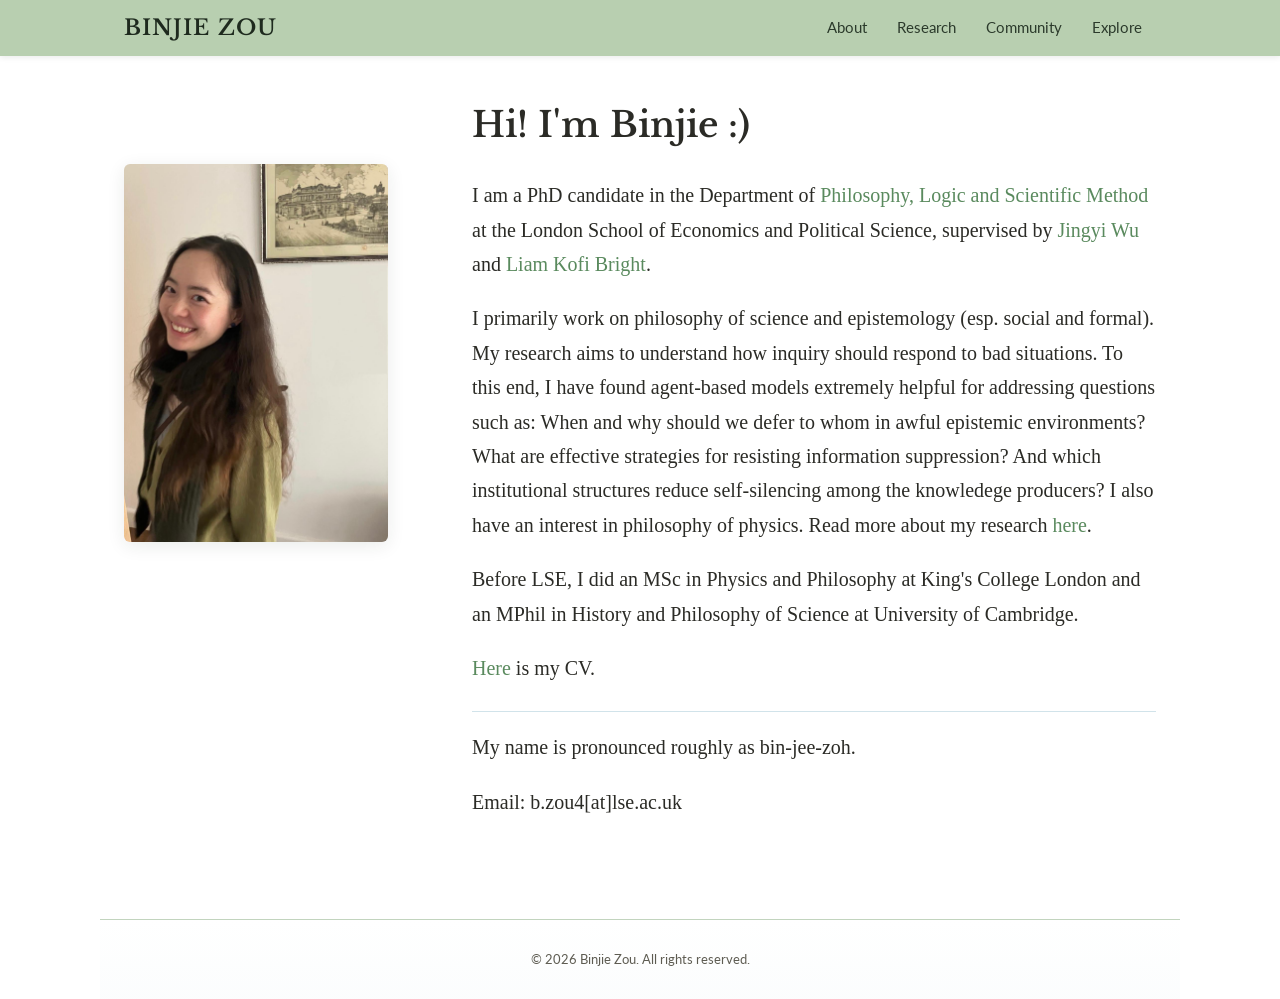
<file: index.html>
<!DOCTYPE html>
<html lang="en">
<head>
  <meta charset="UTF-8">
  <meta name="viewport" content="width=device-width, initial-scale=1.0">
  <title>Binjie Zou</title>
  <link rel="stylesheet" href="style.css">
</head>
<body data-page="about">
  <nav>
    <div class="nav-inner">
      <a href="index.html" class="site-name">BINJIE ZOU</a>
      <button class="hamburger" onclick="document.querySelector('nav ul').classList.toggle('open')">
        <span></span><span></span><span></span>
      </button>
      <ul>
        <li><a href="index.html">About</a></li>
        <li>
          <a href="research.html">Research</a>
          <div class="dropdown">
            <a href="research.html#publications">Publications</a>
            <a href="research.html#wip">Work in Progress</a>
          </div>
        </li>
        <li>
          <a href="community.html">Community</a>
          <div class="dropdown">
            <a href="https://www.lse.ac.uk/philosophy/equity-diversity-and-inclusion/map-chapter">MAP</a>
            <a href="https://www.lse.ac.uk/philosophy/events/seminar-series">SERG</a>
            <a href="https://reproducibilitea.org/journal-clubs/#LSE">LSE ReproducibiliTea</a>
          </div>
        </li>
        <li>
          <a href="explore.html">Explore</a>
          <div class="dropdown">
            <a href="explore.html#bakeries">Bakery Map in London</a>
          </div>
        </li>
      </ul>
    </div>
  </nav>
  <main>
    <div class="home-grid">
      <div class="home-photo">
        <!-- Replace src with your photo -->
        <img src="profile.jpeg" alt="Binjie Zou smiling in a green cardigan">
        <p class="photo-caption"></p>
      </div>
      <div class="home-bio">
        <h1>Hi! I'm Binjie :) </h1>
        <p>
          I am a PhD candidate in the Department of
          <a href="https://www.lse.ac.uk/philosophy/">Philosophy, Logic and Scientific Method</a>
          at the London School of Economics and Political Science, supervised by 
          <a href="https://www.jingyiwu.org/">Jingyi Wu</a> 
          and <a href="https://www.liamkofibright.com/">Liam Kofi Bright</a>.
        </p>
        <p>
          I primarily work on philosophy of science and epistemology (esp. social and formal). 
          My research aims to understand how inquiry should respond to bad situations. 
          To this end, I have found agent-based models 
          extremely helpful for addressing questions such as: When and why should we defer to whom in awful epistemic environments? What are effective strategies for resisting information suppression? 
          And which institutional structures reduce self-silencing among the knowledege producers? 
          I also have an interest in philosophy of physics.
          Read more about my research <a href="research.html">here</a>.
        </p>
        <p>
          Before LSE, I did an MSc in Physics and Philosophy at King's College London and 
          an MPhil in History and Philosophy of Science at University of Cambridge.
        </p>
        <p>
          <a href="CV_website.pdf">Here</a> is my CV.
        </p>
        <div class="contact-line">
          <p>
            My name is pronounced roughly as bin-jee-zoh.
          </p>
          <p style="margin-top: 8px;">
            Email: b.zou4[at]lse.ac.uk
          </p>
        </div>
      </div>
    </div>
  </main>
  <footer>
    &copy; 2026 Binjie Zou. All rights reserved.
  </footer>
</body>
</html>
</file>
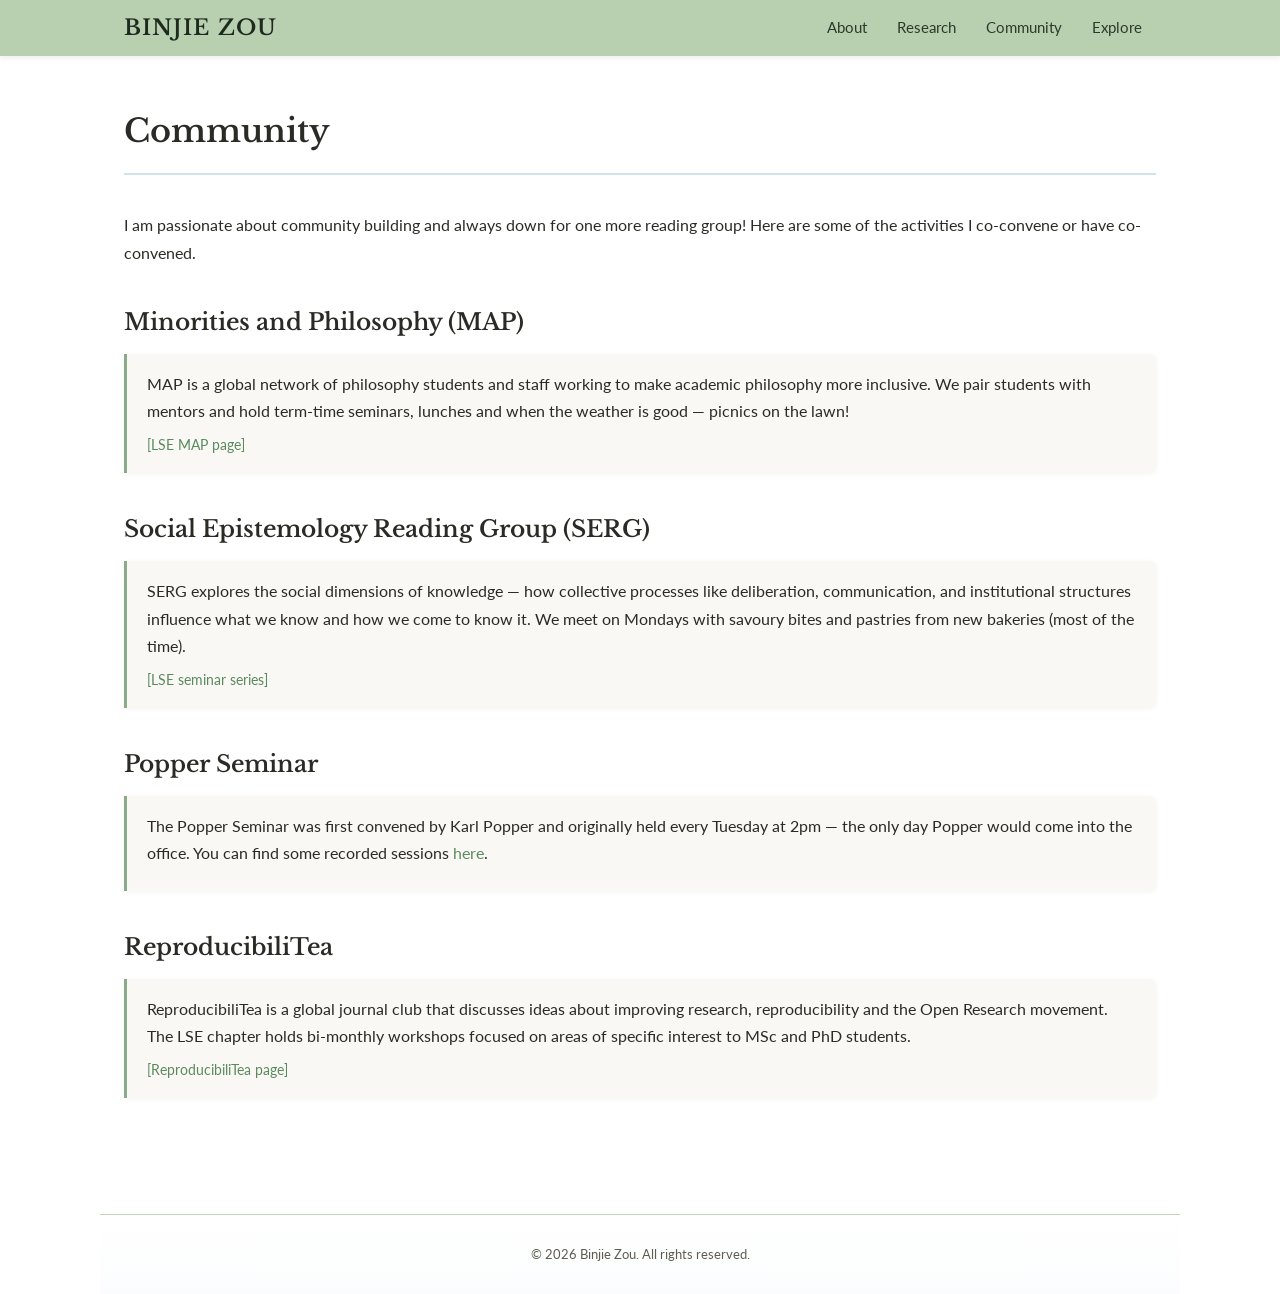
<file: community.html>
<!DOCTYPE html>
<html lang="en">
<head>
  <meta charset="UTF-8">
  <meta name="viewport" content="width=device-width, initial-scale=1.0">
  <title>Community — Binjie Zou</title>
  <link rel="stylesheet" href="style.css">
</head>
<body data-page="community">
  <nav>
    <div class="nav-inner">
      <a href="index.html" class="site-name">BINJIE ZOU</a>
      <button class="hamburger" onclick="document.querySelector('nav ul').classList.toggle('open')">
        <span></span><span></span><span></span>
      </button>
      <ul>
        <li><a href="index.html">About</a></li>
        <li>
          <a href="research.html">Research</a>
          <div class="dropdown">
            <a href="research.html#publications">Publications</a>
            <a href="research.html#wip">Work in Progress</a>
          </div>
        </li>
        <li>
          <a href="community.html">Community</a>
          <div class="dropdown">
            <a href="https://www.lse.ac.uk/philosophy/equity-diversity-and-inclusion/map-chapter">MAP</a>
            <a href="https://www.lse.ac.uk/philosophy/events/seminar-series">SERG</a>
            <a href="https://reproducibilitea.org/journal-clubs/#LSE">LSE ReproducibiliTea</a>
          </div>
        </li>
        <li>
          <a href="explore.html">Explore</a>
          <div class="dropdown">
            <a href="explore.html#bakeries">Bakery Map in London</a>
          </div>
        </li>
      </ul>
    </div>
  </nav>
  <main>
    <div class="page-header">
      <h1>Community</h1>
    </div>
    <div class="section-block">
      <p>
        I am passionate about community building and always down for one more reading group!
        Here are some of the activities I co-convene or have co-convened. 
      </p>
    </div>
    <div class="section-block">
      <h2>Minorities and Philosophy (MAP)</h2>
      <div class="pub-item">
        <p>
          MAP is a global network of philosophy students and staff working to make academic philosophy more inclusive. 
          We pair students with mentors and hold term-time seminars, lunches and when the weather is good — picnics on the lawn!
        </p>
        <div class="pub-links">
          <a href="https://www.lse.ac.uk/philosophy/equity-diversity-and-inclusion/map-chapter">[LSE MAP page]</a>
        </div>
      </div>
    </div>
    <div class="section-block">
      <h2>Social Epistemology Reading Group (SERG)</h2>
      <div class="pub-item">
        <p>
          SERG explores the social dimensions of knowledge — how collective processes 
          like deliberation, communication, and institutional structures influence what we know and how we come to know it. 
          We meet on Mondays with savoury bites and pastries from new bakeries (most of the time).
        </p>
        <div class="pub-links">
          <a href="https://www.lse.ac.uk/philosophy/events/seminar-series">[LSE seminar series]</a>
        </div>
      </div>
    </div>
    <div class="section-block">
      <h2>Popper Seminar</h2>
      <div class="pub-item">
        <p>
          The Popper Seminar was first convened by Karl Popper and originally held every Tuesday at 2pm 
          — the only day Popper would come into the office. 
          You can find some recorded sessions <a href="https://www.youtube.com/playlist?list=PLCCTxX-079mzGgt8ilq9EHq5HfzHZfUxL">here</a>.
        </p>
      </div>
    </div>
    <div class="section-block">
      <h2>ReproducibiliTea</h2>
      <div class="pub-item">
        <p>
          ReproducibiliTea is a global journal club that discusses ideas about improving research, reproducibility and the Open Research movement.  
          The LSE chapter holds bi-monthly workshops focused on areas of specific interest to MSc and PhD students.
        </p>
        <div class="pub-links">
          <a href="https://reproducibilitea.org/journal-clubs/#LSE">[ReproducibiliTea page]</a>
        </div>
      </div>
    </div>
  </main>
  <footer>
    &copy; 2026 Binjie Zou. All rights reserved.
  </footer>
</body>
</html>
</file>
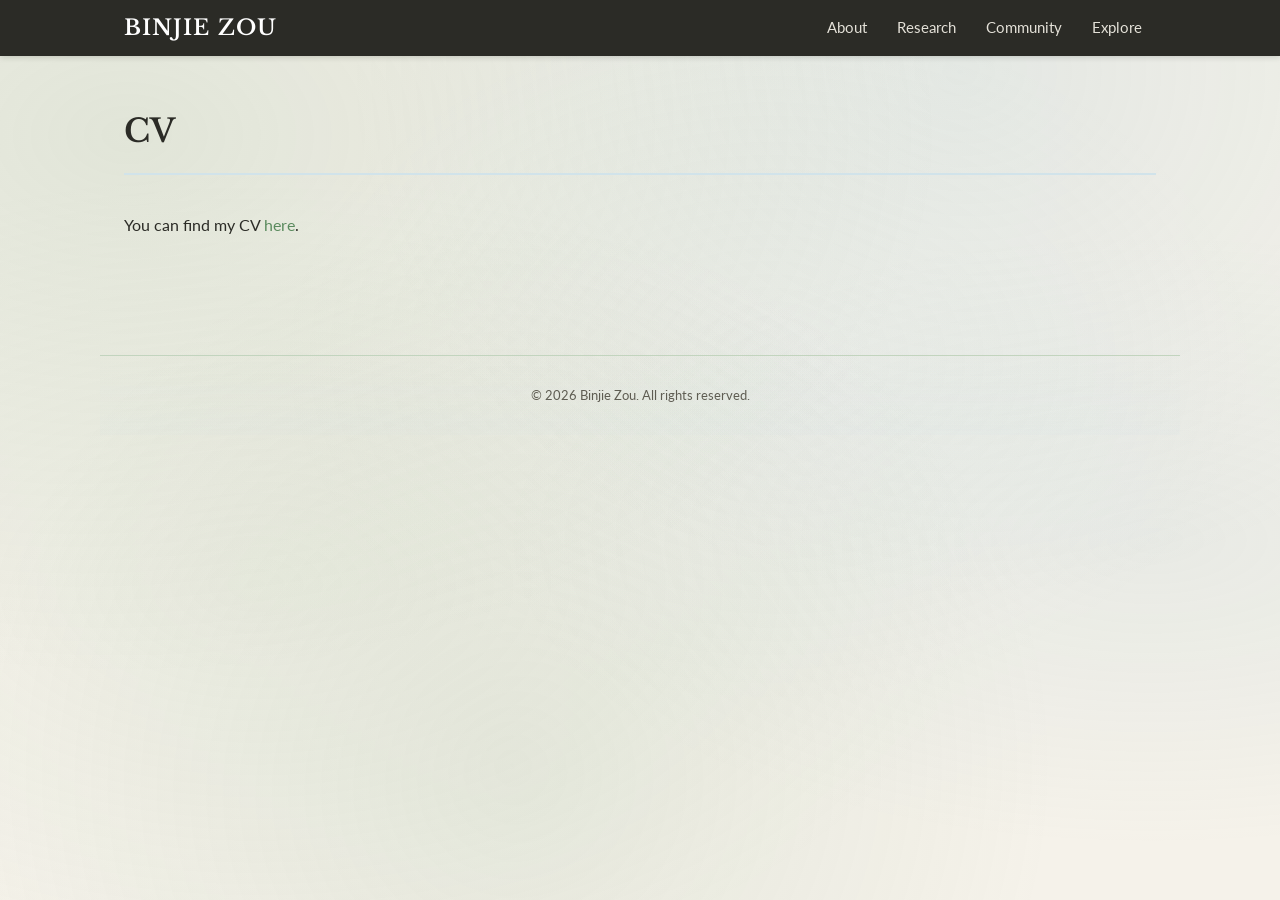
<file: cv.html>
<!DOCTYPE html>
<html lang="en">
<head>
  <meta charset="UTF-8">
  <meta name="viewport" content="width=device-width, initial-scale=1.0">
  <title>CV — Binjie Zou</title>
  <link rel="stylesheet" href="style.css">
</head>
<body data-page="cv">
  <nav>
    <div class="nav-inner">
      <a href="index.html" class="site-name">BINJIE ZOU</a>
      <button class="hamburger" onclick="document.querySelector('nav ul').classList.toggle('open')">
        <span></span><span></span><span></span>
      </button>
      <ul>
        <li><a href="index.html">About</a></li>
        <li>
          <a href="research.html">Research</a>
          <div class="dropdown">
            <a href="research.html#publications">Publications</a>
            <a href="research.html#wip">Work in Progress</a>
          </div>
        </li>
        <li>
          <a href="community.html">Community</a>
          <div class="dropdown">
            <a href="https://www.lse.ac.uk/philosophy/equity-diversity-and-inclusion/map-chapter">MAP</a>
            <a href="https://www.lse.ac.uk/philosophy/events/seminar-series">SERG</a>
            <a href="https://reproducibilitea.org/journal-clubs/#LSE">LSE ReproducibiliTea</a>
          </div>
        </li>
        <li>
          <a href="explore.html">Explore</a>
          <div class="dropdown">
            <a href="explore.html#bakeries">Bakery Map in London</a>
          </div>
        </li>
      </ul>
    </div>
  </nav>
  <main>
    <div class="page-header">
      <h1>CV</h1>
    </div>
    <div class="section-block">
      <p>You can find my CV <a href="CV_website.pdf">here</a>.</p>
    </div>
  </main>
  <footer>
    &copy; 2026 Binjie Zou. All rights reserved.
  </footer>
</body>
</html>
</file>
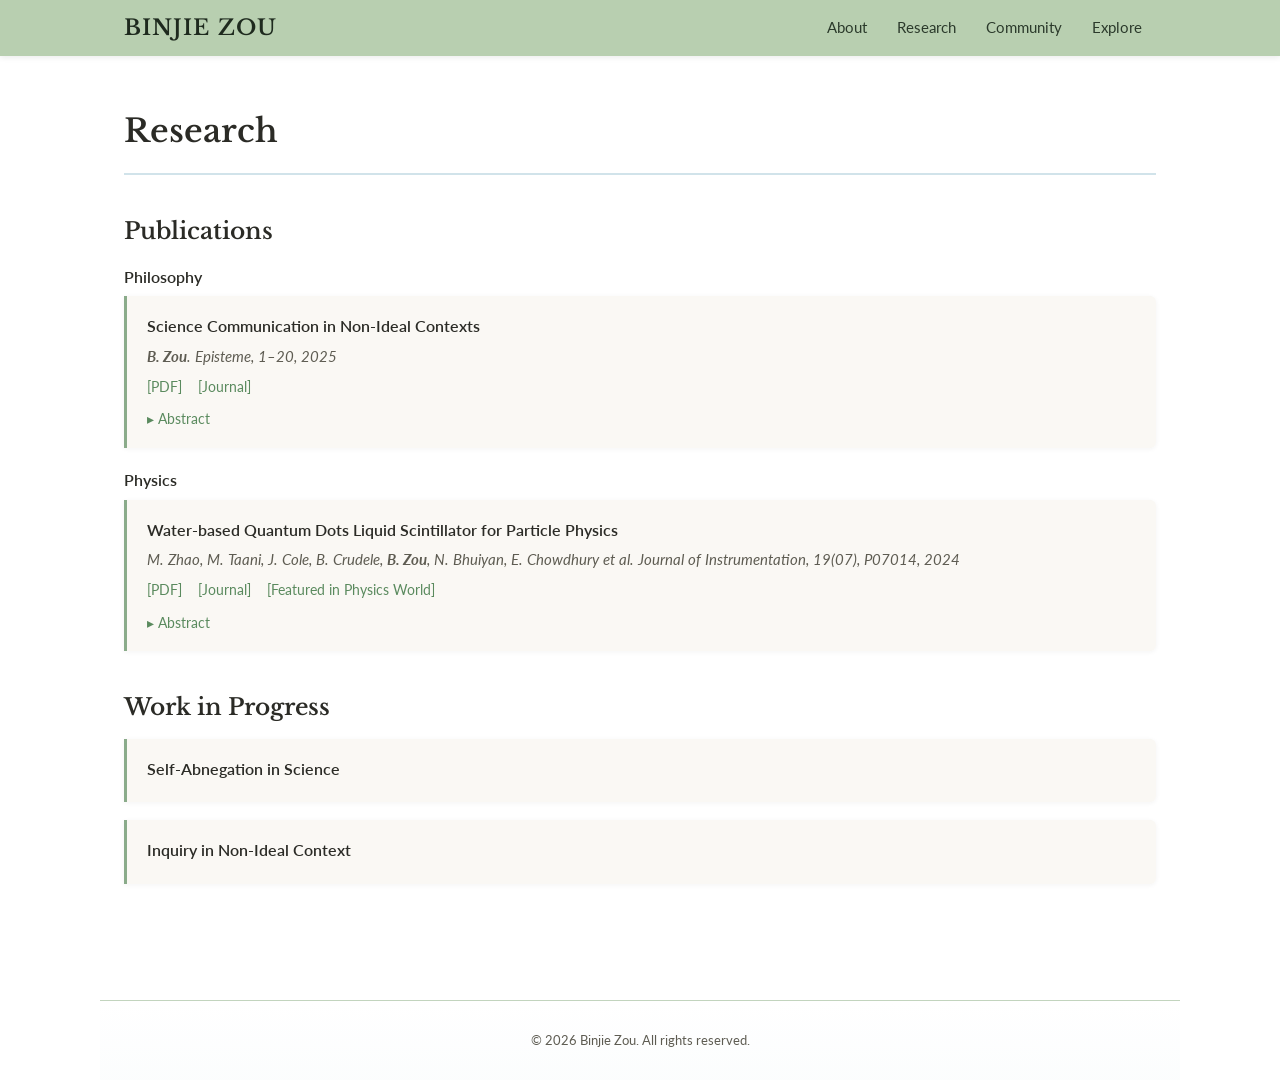
<file: research.html>
<!DOCTYPE html>
<html lang="en">
<head>
  <meta charset="UTF-8">
  <meta name="viewport" content="width=device-width, initial-scale=1.0">
  <title>Research — Binjie Zou</title>
  <link rel="stylesheet" href="style.css">
</head>
<body data-page="research">

  <nav>
    <div class="nav-inner">
      <a href="index.html" class="site-name">BINJIE ZOU</a>
      <button class="hamburger" onclick="document.querySelector('nav ul').classList.toggle('open')">
        <span></span><span></span><span></span>
      </button>
      <ul>
        <li><a href="index.html">About</a></li>
        <li>
          <a href="research.html">Research</a>
          <div class="dropdown">
            <a href="research.html#publications">Publications</a>
            <a href="research.html#wip">Work in Progress</a>
          </div>
        </li>
        <li>
          <a href="community.html">Community</a>
          <div class="dropdown">
            <a href="https://www.lse.ac.uk/philosophy/equity-diversity-and-inclusion/map-chapter">MAP</a>
            <a href="https://www.lse.ac.uk/philosophy/events/seminar-series">SERG</a>
            <a href="https://reproducibilitea.org/journal-clubs/#LSE">LSE ReproducibiliTea</a>
          </div>
        </li>
        <li>
          <a href="explore.html">Explore</a>
          <div class="dropdown">
            <a href="explore.html#bakeries">Bakery Map in London</a>
          </div>
        </li>
      </ul>
    </div>
  </nav>

  <main>
    <div class="page-header">
      <h1>Research</h1>
    </div>

    <div class="section-block">
      <p>
        
      </p>
    </div>

    <div class="section-block" id="publications">
      <h2>Publications</h2>

      <h3>Philosophy</h3>

      <div class="pub-item">
        <div class="pub-title">Science Communication in Non-Ideal Contexts</div>
        <div class="pub-venue"><strong>B. Zou</strong>. <em>Episteme</em>, 1–20, 2025</div>
        <div class="pub-links">
          <a href="https://www.cambridge.org/core/services/aop-cambridge-core/content/view/C5B9ED17F5DE0F1270BAC3E84E8BB586/S1742360025100579a.pdf/science-communication-in-non-ideal-contexts.pdf">[PDF]</a>
          <a href="https://www.cambridge.org/core/journals/episteme/article/science-communication-in-nonideal-contexts/C5B9ED17F5DE0F1270BAC3E84E8BB586">[Journal]</a>
        </div>
        <span class="abstract-toggle" onclick="this.classList.toggle('open'); this.nextElementSibling.classList.toggle('open')">Abstract</span>
        <div class="abstract-text">
          In daily life, most of us lack the cognitive resources to make judgements on scientific matters by ourselves. Often, we reach our judgements by relying on testimony of others. This is captured by the concept of epistemic deference: one defers one's belief on a matter to others' testimony. When it comes to scientific matters, most of us don't just defer to anyone's testimony: one first identifies trustworthy informants on the matter and defers to their testimony only. Conventional literature on this topic is dominantly concerned with highly idealised contexts and falls silent on non-ideal ones. I show this with a case study of COVID-19 vaccine hesitancy in China. In this paper, I make a preliminary attempt to provide alternative guidance for problematic environments with politicized scientific institutions and heavy information censorship such as China. I argue that the 'dissent scouting' requirement is a helpful addition in epistemically problematic environments.
        </div>
      </div>

      <h3>Physics</h3>

      <div class="pub-item">
        <div class="pub-title">Water-based Quantum Dots Liquid Scintillator for Particle Physics</div>
        <div class="pub-venue">M. Zhao, M. Taani, J. Cole, B. Crudele, <strong>B. Zou</strong>, N. Bhuiyan, E. Chowdhury et al. <em>Journal of Instrumentation</em>, 19(07), P07014, 2024</div>
        <div class="pub-links">
          <a href="https://arxiv.org/pdf/2403.10122">[PDF]</a>
          <a href="https://iopscience.iop.org/article/10.1088/1748-0221/19/07/P07014">[Journal]</a>
          <a href="https://physicsworld.com/a/quantum-dot-liquid-scintillator-could-revolutionize-neutrino-detection/">[Featured in Physics World]</a>
        </div>
        <span class="abstract-toggle" onclick="this.classList.toggle('open'); this.nextElementSibling.classList.toggle('open')">Abstract</span>
        <div class="abstract-text">
          Liquid scintillators are typically composed from organic compounds dissolved in organic solvents. However, usage of such material is often restricted due to fire safety and environmental reasons. Because of this, R&amp;D of water-based liquid scintillators is of extreme relevance; yet, no such scintillators have been made commercially available as yet. Here, we investigate an alternative, water-based quantum dots liquid scintillator. Pre-determined and controllable optical properties of the quantum dots, as well as the existence of large libraries of established protocols for their dispersion in aqueous solutions, make them an attractive option for nuclear and particle physics applications. We characterize the optical properties of water-based quantum dots liquid scintillator and find that most of its optical properties are preserved upon quantum dots' phase transfer into water, through the addition of an oleic acid hydrophilic layer. Using the developed scintillator, the time and charge responses from atmospheric muons are measured, highlighting the practical viability of water-based quantum dots liquid scintillators for nuclear and particle physics, special interest on neutrino physics.
        </div>
      </div>
    </div>

    <div class="section-block" id="wip">
      <h2>Work in Progress</h2>

      <div class="pub-item">
        <div class="pub-title">Self-Abnegation in Science</div>
      </div>

      <div class="pub-item">
        <div class="pub-title">Inquiry in Non-Ideal Context</div>
      </div>
    </div>

    
  </main>

  <footer>
    &copy; 2026 Binjie Zou. All rights reserved.
  </footer>

</body>
</html>
</file>
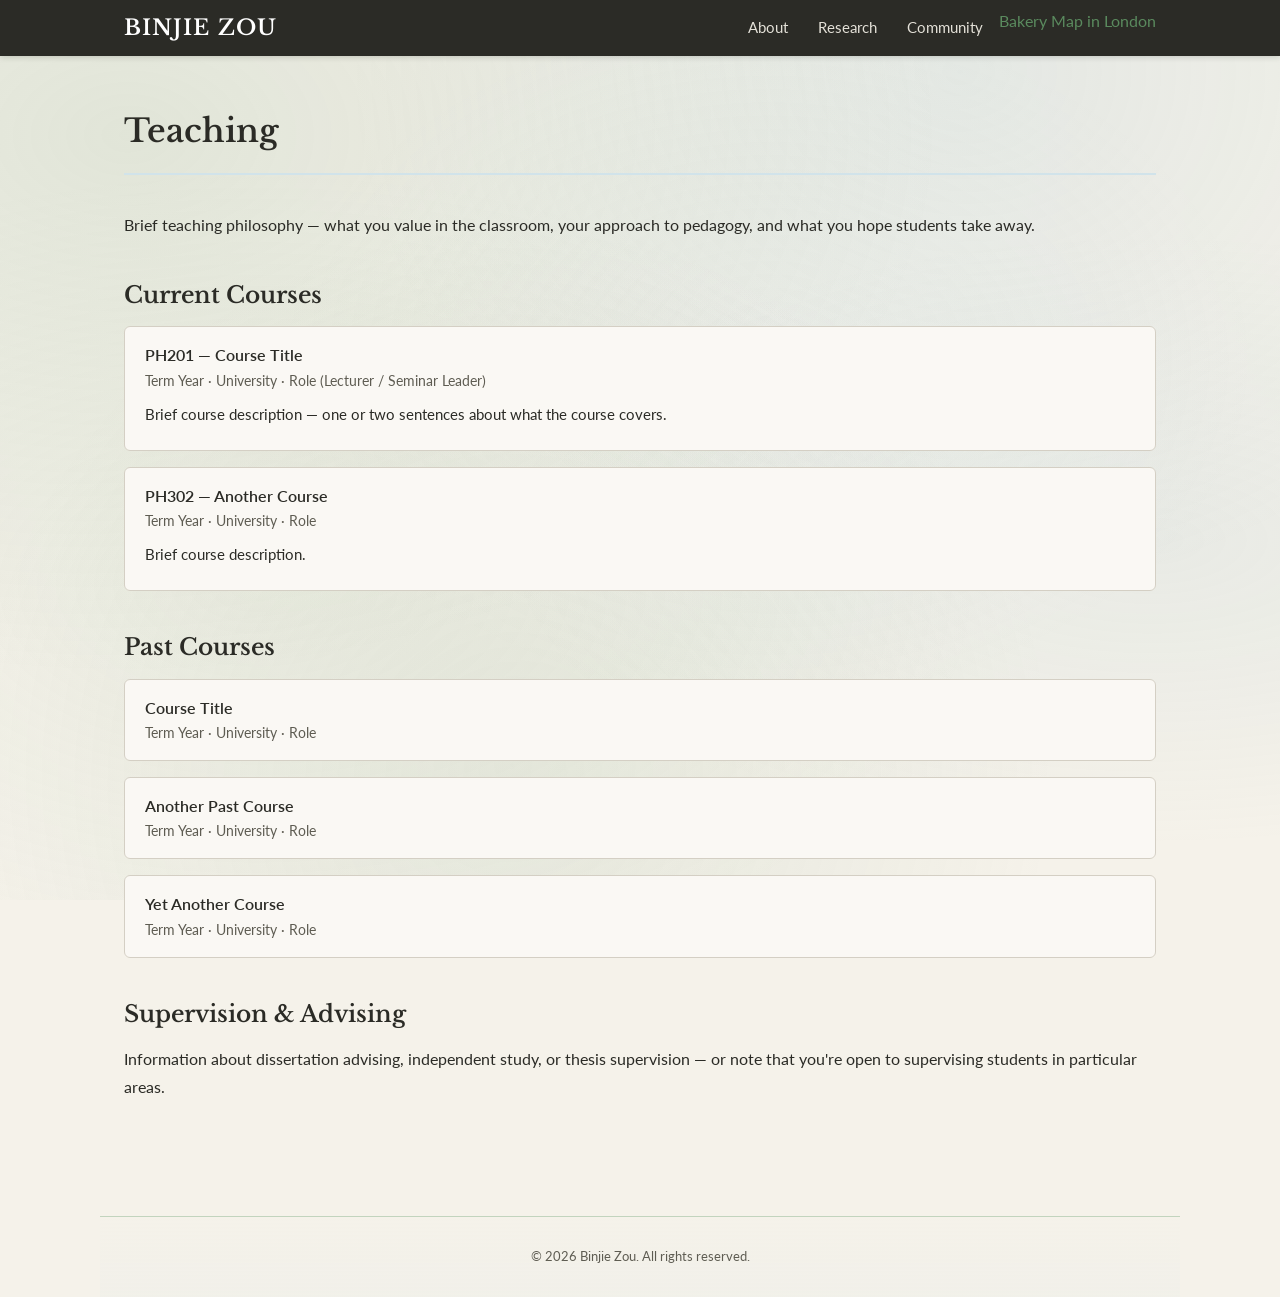
<file: teaching.html>
<!DOCTYPE html>
<html lang="en">
<head>
  <meta charset="UTF-8">
  <meta name="viewport" content="width=device-width, initial-scale=1.0">
  <title>Teaching — Binjie Zou</title>
  <link rel="stylesheet" href="style.css">
</head>
<body data-page="teaching">

  <nav>
    <div class="nav-inner">
      <a href="index.html" class="site-name">BINJIE ZOU</a>
      <button class="hamburger" onclick="document.querySelector('nav ul').classList.toggle('open')">
        <span></span><span></span><span></span>
      </button>
      <ul>
        <li><a href="index.html">About</a></li>
        <li>
          <a href="research.html">Research</a>
          <div class="dropdown">
            <a href="research.html#publications">Publications</a>
            <a href="research.html#wip">Work in Progress</a>
          </div>
        </li>
        <li>
          <a href="community.html">Community</a>
          <div class="dropdown">
            <a href="https://www.lse.ac.uk/philosophy/equity-diversity-and-inclusion/map-chapter">MAP</a>
            <a href="https://www.lse.ac.uk/philosophy/events/seminar-series">SERG</a>
            <a href="https://reproducibilitea.org/journal-clubs/#LSE">LSE ReproducibiliTea</a>
          </div>
        </li>
          <div class="dropdown">
            <a href="explore.html#bakeries">Bakery Map in London</a>
          </div>
        </li>
      </ul>
    </div>
  </nav>

  <main>
    <div class="page-header">
      <h1>Teaching</h1>
    </div>

    <div class="section-block">
      <p>
        Brief teaching philosophy — what you value in the classroom,
        your approach to pedagogy, and what you hope students take away.
      </p>
    </div>

    <div class="section-block">
      <h2>Current Courses</h2>

      <div class="course-card">
        <div class="course-title">PH201 — Course Title</div>
        <div class="course-meta">Term Year &middot; University &middot; Role (Lecturer / Seminar Leader)</div>
        <p style="margin-top: 8px; font-size: 0.94rem;">
          Brief course description — one or two sentences about what the course covers.
        </p>
      </div>

      <div class="course-card">
        <div class="course-title">PH302 — Another Course</div>
        <div class="course-meta">Term Year &middot; University &middot; Role</div>
        <p style="margin-top: 8px; font-size: 0.94rem;">
          Brief course description.
        </p>
      </div>
    </div>

    <div class="section-block">
      <h2>Past Courses</h2>

      <div class="course-card">
        <div class="course-title">Course Title</div>
        <div class="course-meta">Term Year &middot; University &middot; Role</div>
      </div>

      <div class="course-card">
        <div class="course-title">Another Past Course</div>
        <div class="course-meta">Term Year &middot; University &middot; Role</div>
      </div>

      <div class="course-card">
        <div class="course-title">Yet Another Course</div>
        <div class="course-meta">Term Year &middot; University &middot; Role</div>
      </div>
    </div>

    <div class="section-block">
      <h2>Supervision &amp; Advising</h2>
      <p>
        Information about dissertation advising, independent study,
        or thesis supervision — or note that you're open to supervising
        students in particular areas.
      </p>
    </div>
  </main>

  <footer>
    &copy; 2026 Binjie Zou. All rights reserved.
  </footer>

</body>
</html>
</file>
<file: style.css>
@import url('https://fonts.googleapis.com/css2?family=Libre+Baskerville:ital,wght@0,400;0,700;1,400&family=Lato:ital,wght@0,300;0,400;0,700;1,400&display=swap');

:root {
  --font-display: 'Libre Baskerville', Georgia, serif;
  --font-body: 'Lato', 'Segoe UI', sans-serif;
  /* Warm cream base — like the Cézanne cover paper */
  --color-bg: #f5f2ea;
  --color-text: #2b2b26;
  --color-text-light: #5e5c52;
  /* Sage green accent — the dominant watercolour wash */
  --color-accent: #5a8a5e;
  --color-accent-hover: #3e7043;
  --color-sage: #8aab8a;
  --color-sage-light: #c2d4be;
  /* Pale blue — the cooler strokes in the cover */
  --color-blue-hint: #8cb4c2;
  --color-blue-light: #d1e3ea;
  /* Warm cream for cards */
  --color-cream: #edeae2;
  --color-border: #d4cfc4;
  /* Dark type — like the crisp black title text */
  --color-nav-bg: #2b2b26;
  --color-nav-text: #e4e1d8;
  --color-card-bg: #faf8f4;
  --max-width: 1080px;
  --nav-height: 56px;
}

*, *::before, *::after { box-sizing: border-box; margin: 0; padding: 0; }
html { scroll-behavior: smooth; }

body {
  font-family: var(--font-body);
  font-size: 16px;
  line-height: 1.72;
  color: var(--color-text);
  background-color: var(--color-bg);
  -webkit-font-smoothing: antialiased;
}

body::before {
  content: '';
  position: fixed;
  inset: 0;
  pointer-events: none;
  z-index: -1;
  background:
    radial-gradient(ellipse at 10% 15%, rgba(138,171,138,0.18) 0%, transparent 50%),
    radial-gradient(ellipse at 75% 8%, rgba(140,180,194,0.16) 0%, transparent 45%),
    radial-gradient(ellipse at 90% 60%, rgba(140,180,194,0.12) 0%, transparent 40%),
    radial-gradient(ellipse at 40% 85%, rgba(138,171,138,0.14) 0%, transparent 50%),
    radial-gradient(ellipse at 60% 40%, rgba(209,227,234,0.10) 0%, transparent 45%),
    radial-gradient(ellipse at 20% 65%, rgba(194,212,190,0.15) 0%, transparent 50%);
}

a { color: var(--color-accent); text-decoration: none; transition: color 0.2s; }
a:hover { color: var(--color-accent-hover); text-decoration: underline; }

/* NAV */
nav {
  position: sticky; top: 0; z-index: 100;
  background: var(--color-nav-bg);
  height: var(--nav-height);
  display: flex; align-items: center; justify-content: center;
  box-shadow: 0 1px 6px rgba(30,42,30,0.18);
}

/* Page-specific nav colours */
body[data-page="about"] nav { background: #b8cfb0; box-shadow: 0 1px 6px rgba(30,42,30,0.10); }
body[data-page="about"] nav .site-name { color: #1e2a1e; }
body[data-page="about"] nav ul li > a { color: #2b3a2b; }
body[data-page="about"] nav ul li > a:hover { background: rgba(255,255,255,0.3); color: #1e2a1e; }
body[data-page="about"] nav ul li .dropdown { background: #b8cfb0; }
body[data-page="about"] nav ul li .dropdown a { color: #2b3a2b; }
body[data-page="about"] nav ul li .dropdown a:hover { background: rgba(255,255,255,0.25); }
body[data-page="about"] { background-color: #ffffff; }
body[data-page="about"]::before { display: none; }
body[data-page="research"] { background-color: #ffffff; }
body[data-page="research"]::before { display: none; }
body[data-page="community"] { background-color: #ffffff; }
body[data-page="community"]::before { display: none; }

body[data-page="research"] nav { background: #b8cfb0; box-shadow: 0 1px 6px rgba(30,42,30,0.10); }
body[data-page="research"] nav .site-name { color: #1e2a1e; }
body[data-page="research"] nav ul li > a { color: #2b3a2b; }
body[data-page="research"] nav ul li > a:hover { background: rgba(255,255,255,0.3); color: #1e2a1e; }
body[data-page="research"] nav ul li .dropdown { background: #b8cfb0; }
body[data-page="research"] nav ul li .dropdown a { color: #2b3a2b; }
body[data-page="research"] nav ul li .dropdown a:hover { background: rgba(255,255,255,0.25); }

body[data-page="community"] nav { background: #b8cfb0; box-shadow: 0 1px 6px rgba(60,30,30,0.10); }
body[data-page="community"] nav .site-name { color: #1e2a1e; }
body[data-page="community"] nav ul li > a { color: #2b3a2b; }
body[data-page="community"] nav ul li > a:hover { background: rgba(255,255,255,0.3); color: #1e2a1e; }
body[data-page="community"] nav ul li .dropdown { background: #b8cfb0; }
body[data-page="community"] nav ul li .dropdown a { color: #2b3a2b; }
body[data-page="community"] nav ul li .dropdown a:hover { background: rgba(255,255,255,0.25); }

body[data-page="explore"] nav { background: #b8cfb0; box-shadow: 0 1px 6px rgba(60,30,30,0.10); }
body[data-page="explore"] nav .site-name { color: #1e2a1e; }
body[data-page="explore"] nav ul li > a { color: #2b3a2b; }
body[data-page="explore"] nav ul li > a:hover { background: rgba(255,255,255,0.3); color: #1e2a1e; }
body[data-page="explore"] nav ul li .dropdown { background: #b8cfb0; }
body[data-page="explore"] nav ul li .dropdown a { color: #2b3a2b; }
body[data-page="explore"] nav ul li .dropdown a:hover { background: rgba(255,255,255,0.25); }
nav .nav-inner {
  width: 100%; max-width: var(--max-width);
  display: flex; align-items: center; justify-content: space-between;
  padding: 0 24px;
}
nav .site-name {
  font-family: var(--font-display); font-size: 1.35rem; font-weight: 600;
  color: #fff; letter-spacing: 0.05em; text-decoration: none;
}
nav .site-name:hover { opacity: 0.85; text-decoration: none; color: #fff; }
nav ul { list-style: none; display: flex; gap: 2px; }
nav ul li { position: relative; }
nav ul li > a {
  display: block; padding: 8px 14px;
  color: var(--color-nav-text); font-size: 0.92rem; font-weight: 400;
  border-radius: 4px; transition: background 0.2s, color 0.2s; text-decoration: none;
}
nav ul li > a:hover { background: rgba(140,180,194,0.2); color: #fff; text-decoration: none; }
nav ul li .dropdown {
  display: none; position: absolute; top: 100%; left: 0;
  background: var(--color-nav-bg); min-width: 230px;
  border-radius: 0 0 6px 6px; box-shadow: 0 8px 24px rgba(30,42,30,0.22);
  padding: 6px 0; flex-direction: column;
}
nav ul li:hover .dropdown { display: flex; }
nav ul li .dropdown a { padding: 8px 18px; font-size: 0.88rem; color: var(--color-nav-text); border-radius: 0; }
nav ul li .dropdown a:hover { background: rgba(138,171,138,0.12); }
.hamburger { display: none; background: none; border: none; cursor: pointer; padding: 6px; }
.hamburger span { display: block; width: 22px; height: 2px; background: #fff; margin: 5px 0; border-radius: 2px; }

/* MAIN */
main {
  max-width: var(--max-width); margin: 0 auto;
  padding: 48px 24px 80px;
  animation: fadeUp 0.5s ease-out;
}
@keyframes fadeUp { from { opacity:0; transform:translateY(12px); } to { opacity:1; transform:translateY(0); } }

/* HOME */
.home-grid { display: grid; grid-template-columns: 264px 1fr; gap: 44px; align-items: start; }
.home-photo { max-width: 264px; }
.home-photo img { width: 100%; border-radius: 6px; box-shadow: 0 4px 18px rgba(30,42,30,0.09); margin-top: 60px; }
.home-photo .photo-caption { font-size: 0.82rem; color: var(--color-text-light); margin-top: 10px; line-height: 1.5; font-style: italic; }
.home-bio { padding-left: 40px; }
.home-bio h1 { font-family: var(--font-display); font-size: 2.2rem; font-weight: 600; margin-bottom: 32px; line-height: 1.2; }
.home-bio p { margin-bottom: 20px; padding-left: 0px; font-family: 'Times New Roman', Times, serif; font-size: 1.25rem; }
.home-bio .contact-line { margin-top: 26px; padding-top: 18px; border-top: 1px solid var(--color-blue-light); font-size: 0.95rem; }
/* PAGE HEADER */
.page-header { margin-bottom: 36px; padding-bottom: 14px; border-bottom: 2px solid var(--color-blue-light); }
.page-header h1 { font-family: var(--font-display); font-size: 2rem; font-weight: 600; }

/* SECTIONS */
.section-block { margin-bottom: 36px; }
.section-block h2 { font-family: var(--font-display); font-size: 1.45rem; font-weight: 600; margin-bottom: 12px; }
.section-block h3 { font-size: 1rem; font-weight: 600; margin-bottom: 6px; }
.section-block p, .section-block li { margin-bottom: 8px; }
.section-block ul { padding-left: 20px; }

.pub-item {
  margin-bottom: 18px; padding: 16px 20px;
  background: var(--color-card-bg);
  border-left: 3px solid var(--color-sage);
  border-radius: 0 6px 6px 0;
  box-shadow: 0 1px 5px rgba(30,42,30,0.05);
  transition: box-shadow 0.2s;
}
.pub-item:hover { box-shadow: 0 3px 12px rgba(30,42,30,0.09); }
.pub-item .pub-title { font-weight: 600; margin-bottom: 4px; }
.pub-item .pub-venue { font-style: italic; color: var(--color-text-light); font-size: 0.92rem; }
.pub-item .pub-links { margin-top: 6px; font-size: 0.88rem; }
.pub-item .pub-links a { margin-right: 12px; }

/* Collapsible abstract */
.pub-item .abstract-toggle {
  display: inline-block;
  margin-top: 8px;
  font-size: 0.88rem;
  color: var(--color-accent);
  cursor: pointer;
  user-select: none;
  transition: color 0.2s;
}
.pub-item .abstract-toggle:hover { color: var(--color-accent-hover); }
.pub-item .abstract-toggle::before { content: '▸ '; }
.pub-item .abstract-toggle.open::before { content: '▾ '; }
.pub-item .abstract-text {
  display: none;
  margin-top: 10px;
  padding: 12px 16px;
  background: var(--color-bg);
  border-radius: 4px;
  font-size: 0.9rem;
  line-height: 1.65;
  color: var(--color-text-light);
}
.pub-item .abstract-text.open { display: block; }

.course-card {
  margin-bottom: 16px; padding: 14px 20px;
  background: var(--color-card-bg); border-radius: 6px;
  border: 1px solid var(--color-border); transition: border-color 0.2s;
}
.course-card:hover { border-color: var(--color-blue-hint); }
.course-card .course-title { font-weight: 600; }
.course-card .course-meta { font-size: 0.9rem; color: var(--color-text-light); }

/* FOOTER */
footer {
  text-align: center; padding: 28px 24px;
  font-size: 0.84rem; color: var(--color-text-light);
  border-top: 1px solid var(--color-sage-light);
  max-width: var(--max-width); margin: 0 auto;
  background: linear-gradient(180deg, transparent, rgba(209,227,234,0.08));
}

/* RESPONSIVE */
@media (max-width: 700px) {
  .home-grid { grid-template-columns: 1fr; gap: 28px; }
  .home-photo { max-width: 220px; }
  nav ul {
    display: none; position: absolute; top: var(--nav-height); left: 0; right: 0;
    background: #2b2b26 !important; flex-direction: column; padding: 12px 0;
    box-shadow: 0 8px 24px rgba(30,42,30,0.22);
  }
  nav ul.open { display: flex; }
  nav ul li > a { color: #e4e1d8 !important; }
  nav ul li > a:hover { background: rgba(255,255,255,0.1) !important; color: #fff !important; }
  nav ul li .dropdown { position: static; box-shadow: none; padding-left: 18px; background: #2b2b26 !important; }
  nav ul li .dropdown a { color: #e4e1d8 !important; }
  nav ul li .dropdown a:hover { background: rgba(255,255,255,0.1) !important; }
  .hamburger { display: block; }
}
</file>
